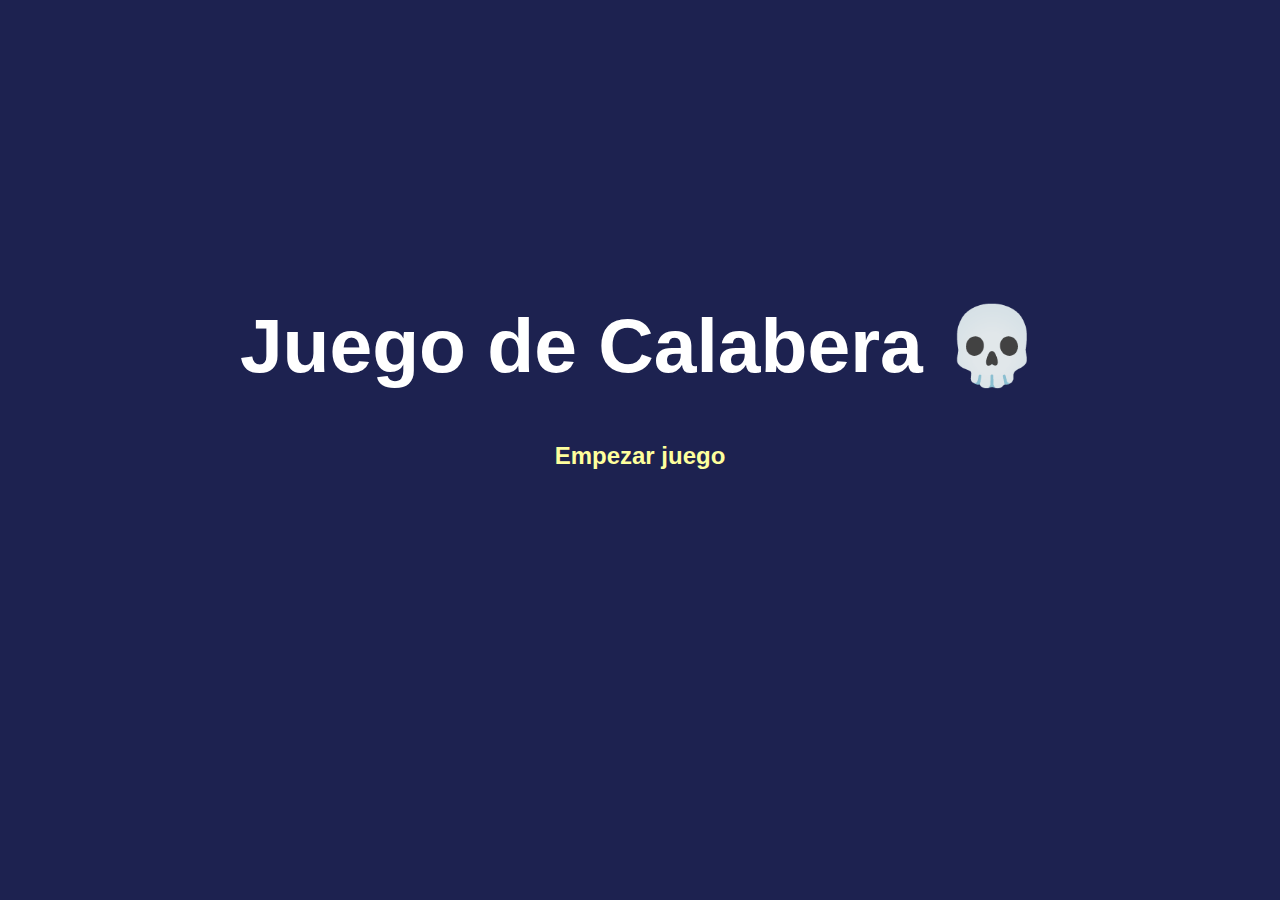
<file: index.html>
<!DOCTYPE html>
<html lang="en">
<head>
    <meta charset="UTF-8">
    <meta name="viewport" content="width=device-width, initial-scale=1.0">
    <title>Juego de calaberas</title>
    <link rel="stylesheet" href="style.css">
</head>
<body>
    <section>
        <div id="home">
            <h1>Juego de Calabera 💀</h1>
            <a href="game.html">Empezar juego</a>
        </div>
    </section>
</body>
</html>
</file>
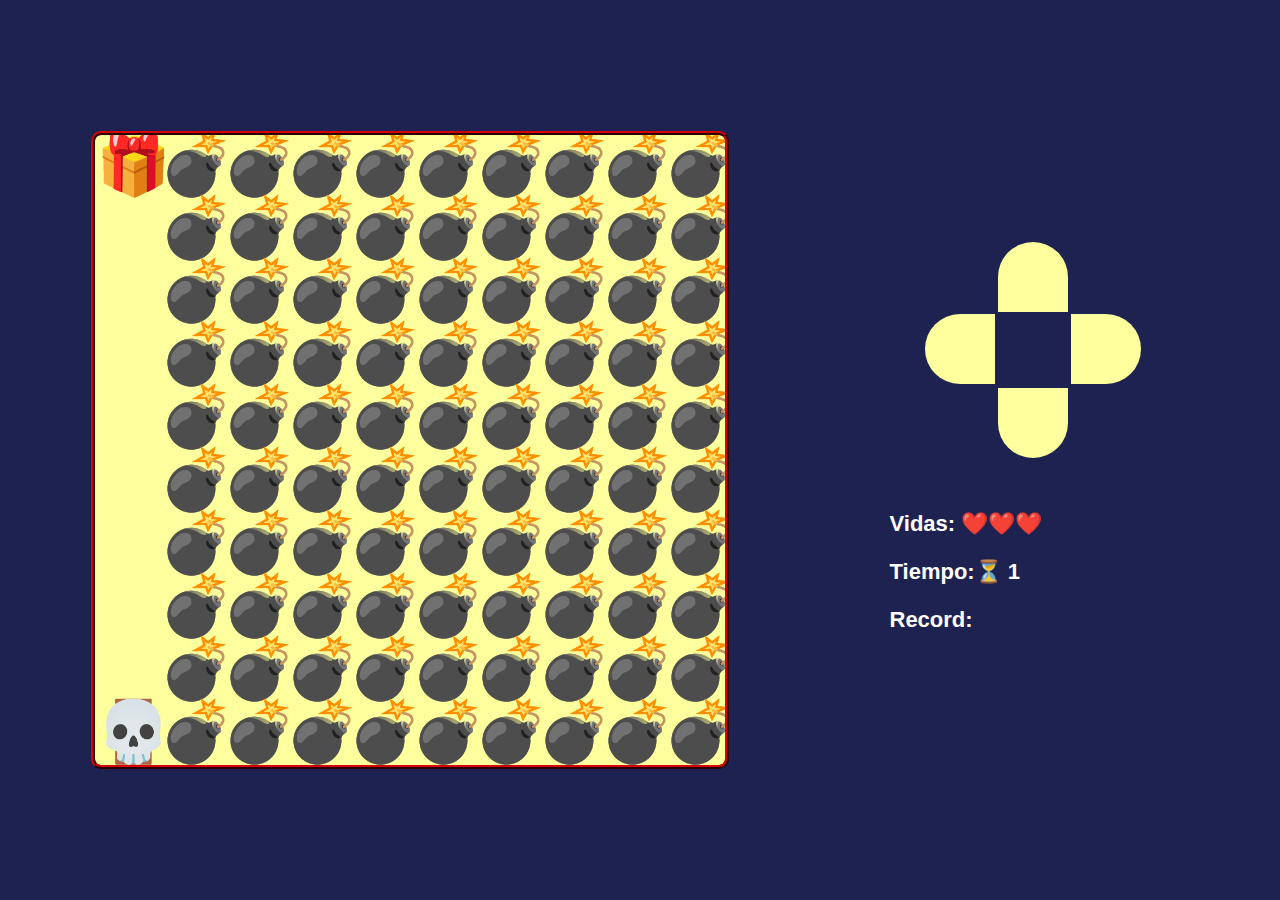
<file: game.html>
<!DOCTYPE html>
<html lang="en">
<head>
    <meta charset="UTF-8">
    <meta name="viewport" content="width=device-width, initial-scale=1.0">
    <title>Juego de calaberas</title>
    <link rel="stylesheet" href="style.css">
</head>
<body>
    <section class="game-container">
        <canvas id="game"></canvas>

        <div id="container">
            <div class="btn-container">
                <button id="up"></button>
                <div>
                    <button id="left"></button>
                    <button id="right"></button>
                </div>
                <button id="down"></button>
            </div>
    
            <div class="messages">
                <p>Vidas: <span id="lives"></span></p>
                <p>Tiempo:⏳ <span id="time"></span></p>
                <p>Record: <span id="record"></span></p>
            </div>
        </div>
        
        <div id="winner" class="disenabled" >
            <div id="container-winner">
                <h2 id="title-winner">Winner 🏆</h2>
                <h2 id="result"></h2>
                <button id="reiniciarWinner" class="reiniciar" type="button">Reiniciar</button>
                <button id="returnWinner" class="returnHome"  type="button">Ir al inicio</button>
            </div>
        </div>

        <div id="game-over" class="disenabled">
            <div id="container-game-over">
                <h2 id="title-game-over">Game Over 💀</h2>
                <h3 id="subtitle-game-over"> Eres capaz de volver a intentarlo?</h3>
                <button id="reiniciarGameOver" class="reiniciar" type="button">Si</button>
                <button id="returnGameOver"  class="returnHome" type="button">No</button>
            </div>
        </div>
    </section>


    <script src="maps.js"></script>
    <script src="game.js"></script>
</body>
</html>
</file>
<file: style.css>
body{
    margin: 0;
    padding: 0;
    background-color: #1d2250;
    font-family: Verdana, Geneva, Tahoma, sans-serif;
    color: #fff;
}

.game-container{
    width: 100vw;
    height: 100vh;
    display: flex;
    align-items: center;
    justify-content: space-around;
    flex-direction: row;
    padding: 10px;
    box-sizing: border-box;
}

#container{
    display: flex;
    flex-direction: column;
    width: 300px;
    justify-content: space-evenly;
}

#home{
    display: flex;
    flex-direction: column;
    align-items:center ;
    height: 80vh;
    justify-content: center;
}
h1{
    font-size: 6dvw;
}
a{
    text-decoration: none;
    color: #feff9d;
    font-weight: bold;
    font-size: 24px;
}
a:hover{
    color: #cecf84;
}
canvas{
    background-color: #feff9d;
    border-radius: 10px;
    border: 4px ridge #810202;
}

.btn-container{
    display: flex;
    justify-content: center;
    flex-wrap: wrap;
    width: 287px;
    margin: 30px 0;
}

button{
    background-color: #feff9d;
    width: 70px;
    margin: 1px;
    height: 70px;
    border: none;
    font-size: 18px;
    cursor: pointer;
}
#up{
    border-radius: 50px 50px 0 0;
}
#down{
    border-radius: 0 0 50px 50px;
}

#left{
    border-radius: 50px 0 0 50px;
    margin-right: 70px;
}
#right{
    border-radius:0 50px 50px 0;
}

.messages{
    height: 200px;
    width: 200px;

    #lives, p{
        font-size: 22px;
        font-weight: bolder;
    };
}

button:hover{
    background-color: #cecf84;
}



#winner{
    position: absolute;
    background-color: rgba(0, 0 ,0, 0.8);
    height: 100vh;
    width: 100vw;

    #container-winner{
        height: 100%;
        width: 100%;
        display: flex;
        flex-direction: column;
        align-items: center;
        justify-content: center;


        
        .reiniciar, .returnHome{
            background-color: rgb(212, 26, 26);
            color: #fff;
            height: 40px;
            width: 12rem;
            margin: 10px 0;
            font-weight: bold;
        }

        #title-winner{
            margin: 10px 0;
            font-size: 11rem;
            color: #f0f345;
        }
    }

}




.disenabled{
    display: none;
}

#game-over{
    position: absolute;
    background-color: rgba(0, 0 ,0, 0.8);
    height: 100vh;
    width: 100vw;


    #container-game-over{
        height: 100vh;
        width: 100vw;
        display: flex;
        flex-direction: column;
        justify-content: center;
        align-items: center;
    }
    
    #title-game-over{
        color: red;
        font-size: 7rem;
    }

    #subtitle-game-over{
        font-size: 2rem;
    }

    .reiniciar, .returnHome{
        background-color: #810202;
        color: #fff;
        font-weight: bold;
        font-size: 22px;
        margin: 10px;
    }
}








@media (max-width:900px) {
    .game-container{
        flex-direction: column;
        justify-content: flex-start;
    }
    #container{
        width: 100%;
        flex-direction: row;
        height: 200px;
    }
    .btn-container{
        width: 200px;
        margin: 10px 0;
    }
    #left{
        margin-right: 50px;
    }
    button{
        width: 50px;
        height: 50px;
    }
    #game-over{
        #title-game-over{
            font-size: 4.7rem;
        }
        #subtitle-game-over{
            font-size: 26px;
        }

    }
   #winner{
        #container-winner{
            #title-winner{
                font-size: 9rem;
            }
        }
    }
}


@media (max-width: 600px) {
    .game-container{
        justify-content: space-evenly;
    }
    #left{
        margin-right: 50px;
    }
    #game-over{
        #title-game-over{
            font-size: 4rem;
            margin: 0;
            text-align: center;
        }
        #subtitle-game-over{
            font-size: 24px;
        }
    }
    #winner{
        #container-winner{
            #title-winner{
                font-size: 5rem;
                text-align: center;
            }
        }
    }
}
</file>
